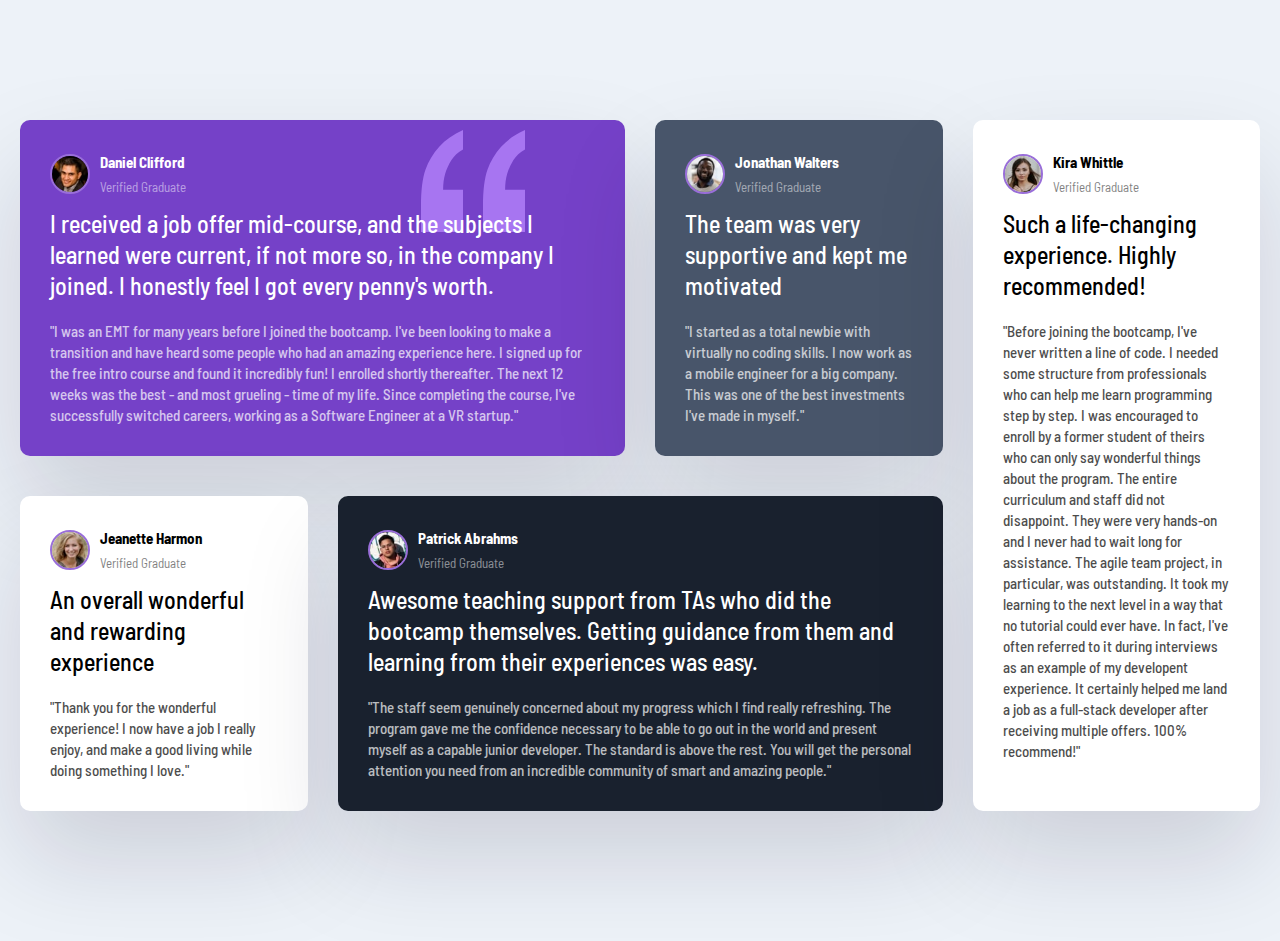
<file: 1-testimonials/index.html>
<!DOCTYPE html>
<html lang="en">
  <head>
    <meta charset="UTF-8" />
    <meta http-equiv="X-UA-Compatible" content="IE=edge" />
    <meta name="viewport" content="width=device-width, initial-scale=1.0" />
    <link rel="stylesheet" href="style.css" />
    <title>Testimonials</title>
  </head>
  <body>
    <div class="testimonials">
      <div class="card card--bg-purple">
        <header class="card__header">
          <img src="images/image-daniel.jpg" class="card__img" alt="" />
          <div>
            <h3>Daniel Clifford</h3>
            <p>Verified Graduate</p>
          </div>
        </header>
        <p class="card__lead">
          I received a job offer mid-course, and the subjects I learned were
          current, if not more so, in the company I joined. I honestly feel I
          got every penny's worth.
        </p>
        <p class="card__quote">
          "I was an EMT for many years before I joined the bootcamp. I've been
          looking to make a transition and have heard some people who had an
          amazing experience here. I signed up for the free intro course and
          found it incredibly fun! I enrolled shortly thereafter. The next 12
          weeks was the best - and most grueling - time of my life. Since
          completing the course, I've successfully switched careers, working as
          a Software Engineer at a VR startup."
        </p>
      </div>

      <div class="card card--bg-gray-blue">
        <header class="card__header">
          <img src="images/image-jonathan.jpg" class="card__img" alt="" />
          <div>
            <h3>Jonathan Walters</h3>
            <p>Verified Graduate</p>
          </div>
        </header>
        <p class="card__lead">
          The team was very supportive and kept me motivated
        </p>
        <p class="card__quote">
          "I started as a total newbie with virtually no coding skills. I now
          work as a mobile engineer for a big company. This was one of the best
          investments I've made in myself."
        </p>
      </div>

      <div class="card">
        <header class="card__header">
          <img src="images/image-jeanette.jpg" class="card__img" alt="" />
          <div>
            <h3>Jeanette Harmon</h3>
            <p>Verified Graduate</p>
          </div>
        </header>
        <p class="card__lead">An overall wonderful and rewarding experience</p>
        <p class="card__quote">
          "Thank you for the wonderful experience! I now have a job I really
          enjoy, and make a good living while doing something I love."
        </p>
      </div>

      <div class="card card--bg-black-blue">
        <header class="card__header">
          <img src="images/image-patrick.jpg" class="card__img" alt="" />
          <div>
            <h3>Patrick Abrahms</h3>
            <p>Verified Graduate</p>
          </div>
        </header>
        <p class="card__lead">
          Awesome teaching support from TAs who did the bootcamp themselves.
          Getting guidance from them and learning from their experiences was
          easy.
        </p>
        <p class="card__quote">
          "The staff seem genuinely concerned about my progress which I find
          really refreshing. The program gave me the confidence necessary to be
          able to go out in the world and present myself as a capable junior
          developer. The standard is above the rest. You will get the personal
          attention you need from an incredible community of smart and amazing
          people."
        </p>
      </div>

      <div class="card">
        <header class="card__header">
          <img src="images/image-kira.jpg" class="card__img" alt="" />
          <div>
            <h3>Kira Whittle</h3>
            <p>Verified Graduate</p>
          </div>
        </header>
        <p class="card__lead">
          Such a life-changing experience. Highly recommended!
        </p>
        <p class="card__quote">
          "Before joining the bootcamp, I've never written a line of code. I
          needed some structure from professionals who can help me learn
          programming step by step. I was encouraged to enroll by a former
          student of theirs who can only say wonderful things about the program.
          The entire curriculum and staff did not disappoint. They were very
          hands-on and I never had to wait long for assistance. The agile team
          project, in particular, was outstanding. It took my learning to the
          next level in a way that no tutorial could ever have. In fact, I've
          often referred to it during interviews as an example of my developent
          experience. It certainly helped me land a job as a full-stack
          developer after receiving multiple offers. 100% recommend!"
        </p>
      </div>
    </div>
  </body>
</html>
</file>
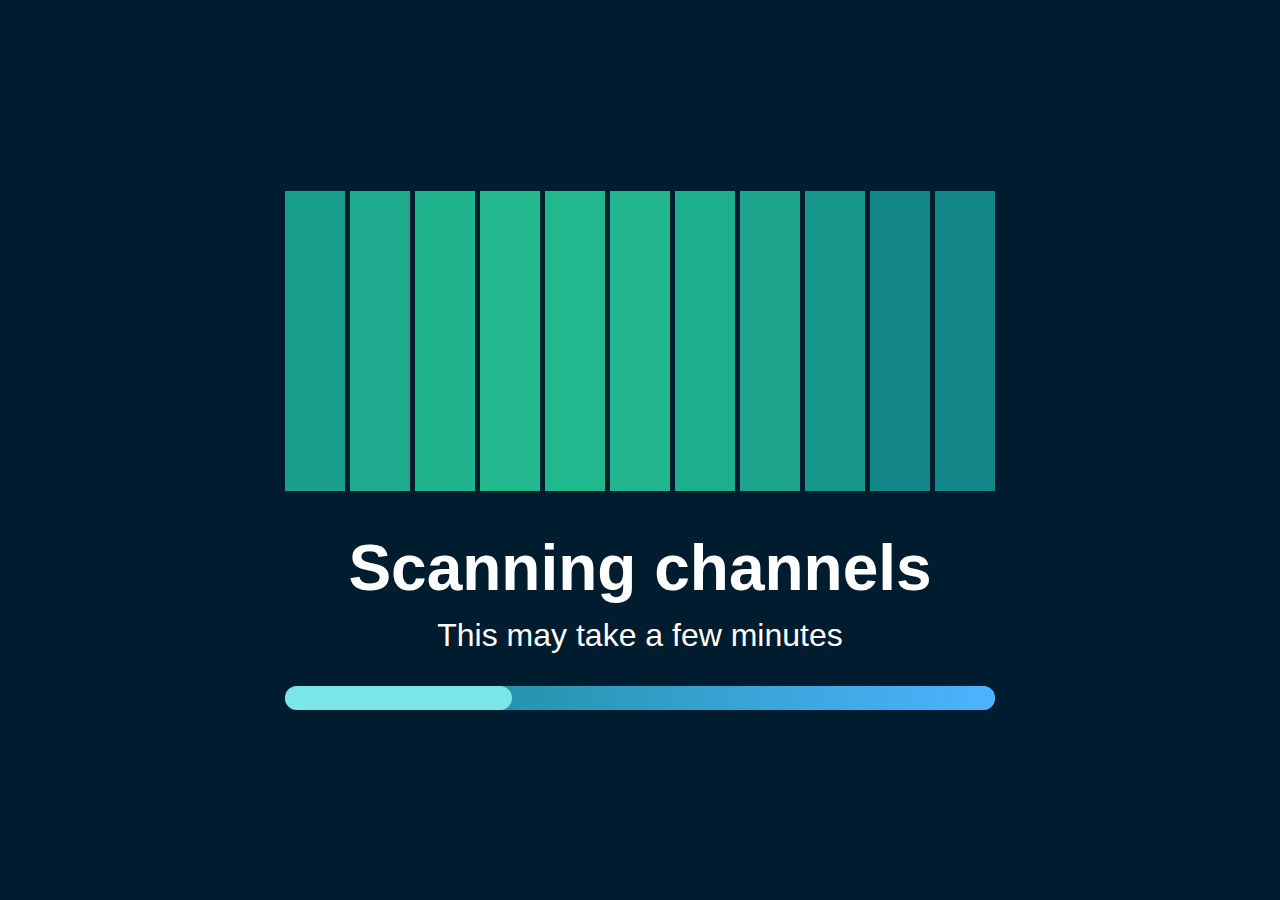
<file: 3-progress-loader/index.html>
<!DOCTYPE html>
<html lang="en">
  <head>
    <meta charset="UTF-8" />
    <meta name="viewport" content="width=device-width, initial-scale=1.0" />
    <link rel="stylesheet" href="style.css" />

    <title>Progress loader</title>
  </head>
  <body>
    <section>
      <svg viewBox="0 0 710 300" width="100%" height="300px">
        <rect width="60" height="300" x="0" />
        <rect width="60" height="300" x="65" />
        <rect width="60" height="300" x="130" />
        <rect width="60" height="300" x="195" />
        <rect width="60" height="300" x="260" />
        <rect width="60" height="300" x="325" />
        <rect width="60" height="300" x="390" />
        <rect width="60" height="300" x="455" />
        <rect width="60" height="300" x="520" />
        <rect width="60" height="300" x="585" />
        <rect width="60" height="300" x="650" />
      </svg>
      <h1>Scanning channels</h1>
      <p>This may take a few minutes</p>
      <progress value="32" max="100">32%</progress>
    </section>
  </body>
</html>
</file>
<file: 1-testimonials/style.css>
@import url('https://fonts.googleapis.com/css2?family=Barlow+Semi+Condensed:wght@200;300;400;700&display=swap');

* {
  box-sizing: border-box;
  margin: 0;
  padding: 0;
}

body {
  background: #edf2f8;
  font-family: 'Barlow Semi Condensed', sans-serif;
  line-height: 1.7;
  font-size: 13px;
}

.testimonials {
  max-width: 1440px;
  margin: 100px auto;
  padding: 20px;
  display: grid;
  grid-template-columns: repeat(4, 1fr);
  gap: 30px;
}

.card {
  background: #fff;
  border-radius: 10px;
  padding: 30px;
  box-shadow: rgba(17, 12, 46, 0.15) 0px 48px 100px 0px;
  margin-bottom: 10px;
}

.card__header {
  display: flex;
  align-items: center;
  justify-content: flex-start;
  margin-bottom: 10px;
}

.card__header h3 {
  font-size: 15px;
}

.card__header p {
  opacity: 50%;
}

.card__img {
  width: 40px;
  height: 40px;
  border-radius: 50%;
  border: 2px solid #996ed9;
  margin-right: 10px;
}

.card__lead {
  font-size: 1.5rem;
  font-weight: 500;
  line-height: 1.3;
  margin-bottom: 20px;
}

.card__quote {
  font-size: 15px;
  font-weight: 500;
  line-height: 1.4;
  opacity: 70%;
}

.card--bg-purple {
  background: hsl(263, 55%, 52%);
  color: #fff;
  background-image: url('./images/bg-pattern-quotation.svg');
  background-repeat: no-repeat;
  background-position: top 10px right 100px;

  grid-column: 1 / 3;
  grid-row: 1 / 2;
}

.card--bg-gray-blue {
  background: hsl(217, 19%, 35%);
  color: #fff;
}

.card--bg-black-blue {
  background: hsl(219, 29%, 14%);
  color: #fff;
}

.card:nth-of-type(4) {
  grid-column: 2 / 4;
  grid-row: 2 / 3;
}

.card:nth-of-type(5) {
  grid-column: 4 / 5;
  grid-row: 1 / 3;
}

footer {
  text-align: center;
}

@media (max-width: 768px) {
  .testimonials {
    grid-template-columns: 1fr;
    width: 100%;
  }

  .card:nth-of-type(1) {
    grid-column: 1;
  }

  .card:nth-of-type(4) {
    grid-column: 1;
    grid-row: 4;
  }

  .card:nth-of-type(5) {
    grid-column: 1;
    grid-row: 5;
  }
}
</file>
<file: 3-progress-loader/style.css>
body {
  background: rgb(0 28 47);
  height: 100vh;
  margin: 0;

  display: flex;
  align-items: center;
  justify-content: center;
}

section {
  display: flex;
  flex-direction: column;
  justify-content: space-between;
  align-items: center;
  max-width: 800px;
  margin: 0 20px;
  font: 300 100% "Roboto", sans-serif;
  text-align: center;
  color: rgb(255 255 255);
}

h1 {
  font-size: 4rem;
  margin: 40px 0 12px;
}

p {
  font-size: 2rem;
  margin-top: 0;
}

@media (max-width: 500px) {
  h1 {
    font-size: 2.5rem;
  }

  p {
    font-size: 1.5rem;
  }
}

rect:nth-child(1) {
  fill: #1a9f8c;
  animation-delay: 0ms;
}
rect:nth-child(2) {
  fill: #1eab8d;
  animation-delay: 200ms;
}
rect:nth-child(3) {
  fill: #20b38e;
  animation-delay: 400ms;
}
rect:nth-child(4) {
  fill: #22b78d;
  animation-delay: 600ms;
}
rect:nth-child(5) {
  fill: #22b88e;
  animation-delay: 800ms;
}
rect:nth-child(6) {
  fill: #21b48d;
  animation-delay: 1s;
}
rect:nth-child(7) {
  fill: #1eaf8e;
  animation-delay: 1.2s;
}
rect:nth-child(8) {
  fill: #1ca48d;
  animation-delay: 1.4s;
}
rect:nth-child(9) {
  fill: #17968b;
  animation-delay: 1.6s;
}
rect:nth-child(10) {
  fill: #128688;
  animation-delay: 1.8s;
}
rect:nth-child(11) {
  fill: #128688;
  animation-delay: 2s;
}

@keyframes doScale {
  from {
    transform: scaleY(1);
  }
  50% {
    transform: scaleY(0.2);
  }
  to {
    transform: scaleY(1);
  }
}

rect {
  animation: doScale 2.2s infinite;
  transform-origin: 0 50% 0;
}

progress {
  height: 24px;
  width: 100%;
  accent-color: #128688;
  -webkit-appearance: none;
  -moz-appearance: none;
  appearance: none;
  border-radius: 20px;
  background: linear-gradient(to right, #128688 0%, #4db3ff 100%);
  border: none;
}

progress::-webkit-progress-value {
  border-radius: 20px;
  background-color: #7be6e8;
}

progress::-webkit-progress-bar {
  border-radius: 20px;
  background: #4db3ff;
  background: linear-gradient(to right, #128688 0%, #4db3ff 100%);
}

progress::-webkit-progress-inner-element {
  border-radius: 20px;
}

progress::-moz-progress-bar {
  border-radius: 20px;
  background-color: #7be6e8;
}
</file>
